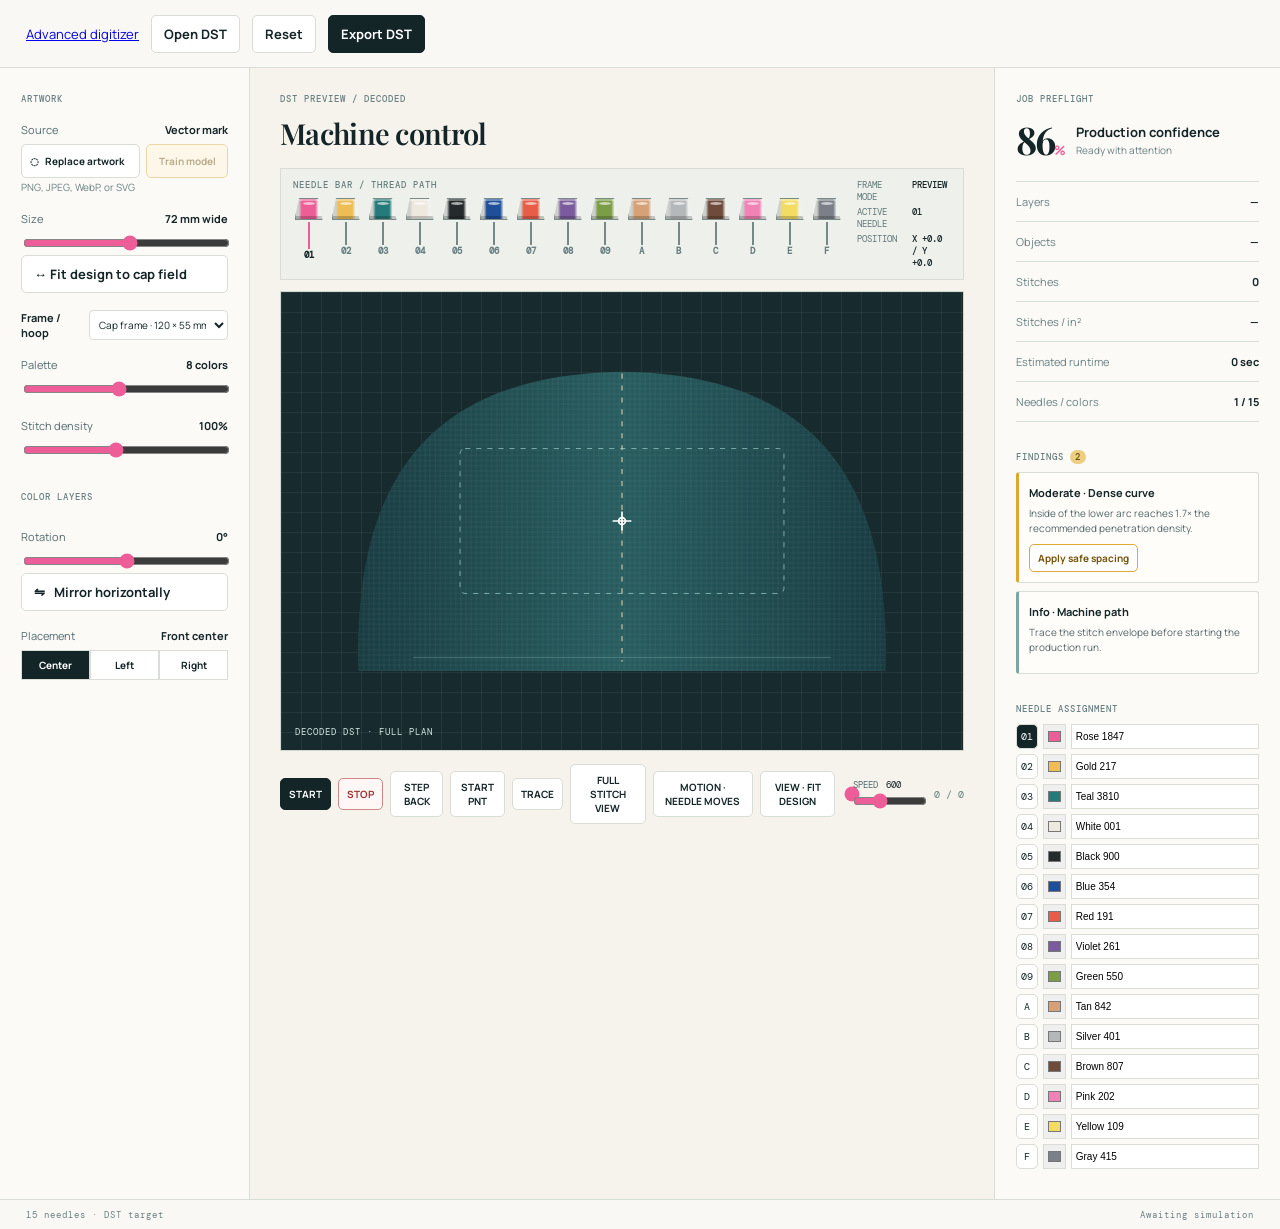
<file: prototype/index.html>
<!doctype html>
<html lang="en">
  <head>
    <meta charset="utf-8" />
    <meta name="viewport" content="width=device-width, initial-scale=1" />
    <title>New Hat — embroidery CAM</title>
    <link rel="stylesheet" href="styles.css" />
  </head>
  <body>
    <header><a class="outline" href="digitizer.html">Advanced digitizer</a><input id="dstFile" type="file" accept=".dst,application/octet-stream" hidden /><button class="outline" id="openDst">Open DST</button><button class="outline" id="reset">Reset</button><button class="primary" id="export">Export DST</button></header>
    <main>
      <aside class="left panel"><p class="eyebrow">ARTWORK</p><label>Source <span id="sourceName">Vector mark</span></label><input id="artworkFile" type="file" accept="image/png,image/jpeg,image/webp,image/svg+xml" hidden /><div class="artwork-actions"><button class="select" id="replaceArtwork">◌ &nbsp; Replace artwork</button><button class="train-action" id="trainModel" disabled>Train model</button></div><small id="uploadHint">PNG, JPEG, WebP, or SVG</small><label>Size <span id="scaleLabel">72 mm wide</span></label><input id="scale" type="range" min="20" max="120" value="72" /><label>Palette <span id="paletteLabel">8 colors</span></label><input id="paletteSize" type="range" min="2" max="15" value="8" /><label>Stitch density <span id="densityLabel">100%</span></label><input id="stitchDensity" type="range" min="60" max="150" value="100" step="5" /><p class="eyebrow spacing">VECTOR OBJECTS</p><div class="vector-tools"><button id="addSolid">Add solid</button><button id="addCurve">Add curve</button></div><label>Stitch type <select id="vectorStitchType"><option value="tatami">Tatami fill</option><option value="satin">Satin</option><option value="running">Running</option></select></label><button class="select" id="deleteVector">Delete selected object</button><small>Drag white anchors or gold Bézier handles on the canvas.</small><p class="eyebrow spacing">COLOR LAYERS</p><div class="color-layers" id="colorLayers"></div><label>Rotation <span id="rotationLabel">0°</span></label><input id="rotation" type="range" min="-180" max="180" value="0" /><button class="select" id="mirrorArtwork">⇋ &nbsp; Mirror horizontally</button><label>Placement <span id="placementLabel">Front center</span></label><div class="seg" id="placement"><button class="active" data-place="center">Center</button><button data-place="left">Left</button><button data-place="right">Right</button></div></aside>
      <section class="workspace"><div class="workspace-title"><div><p class="eyebrow" id="viewMode">DST PREVIEW / DECODED</p><h1>Machine control</h1></div></div><section class="machine"><div><p class="eyebrow">NEEDLE BAR / THREAD PATH</p><div class="needle-rack" id="needleRack"></div></div><div class="machine-readout"><span>FRAME MODE</span><b id="frameMode">PREVIEW</b><span>ACTIVE NEEDLE</span><b id="activeNeedle">01</b><span>POSITION</span><b id="positionReadout">X +0.0 / Y +0.0</b></div></section><div class="stage dst-preview" id="stage"><div class="busy-indicator" id="busyIndicator" role="status" aria-live="polite"><i></i><b>Preparing pattern</b><span>Extracting layers and planning stitches…</span></div><button id="exitFull" class="exit-full">× Close full view</button><svg id="canvas" viewBox="0 0 800 480" role="img" aria-label="DST stitch simulation"><defs><linearGradient id="fabric" x1="0" x2="1"><stop stop-color="#193d42"/><stop offset=".5" stop-color="#285d5f"/><stop offset="1" stop-color="#183c42"/></linearGradient><pattern id="weave" width="6" height="6" patternUnits="userSpaceOnUse"><path d="M0 1h6M1 0v6" stroke="#fff" stroke-opacity=".05"/></pattern></defs><rect id="fullFieldSurface" x="210" y="103" width="380" height="274" rx="6" fill="url(#fabric)" display="none"/><path id="capFabric" d="M91 416C83 173 192 68 400 65c208 3 317 108 309 351" fill="url(#fabric)"/><path id="capWeave" d="M91 416C83 173 192 68 400 65c208 3 317 108 309 351" fill="url(#weave)"/><g id="artworkTransform"><image id="artworkPreview" x="250" y="170" width="300" height="140" preserveAspectRatio="xMidYMid meet" opacity=".42" display="none"/><rect id="artworkBounds" x="250" y="170" width="300" height="140" fill="none" stroke="#f7e5a7" stroke-width="1.5" stroke-dasharray="5 4" display="none"/></g><path id="capSeam" d="M400 67v338" stroke="#e7d6b1" stroke-opacity=".6" stroke-width="2" stroke-dasharray="6 8"/><path id="capBrim" d="M155 400h490" stroke="#a7d7d2" stroke-opacity=".35"/><rect id="workBoundary" x="210" y="155" width="380" height="170" rx="6" fill="none" stroke="#b0e6df" stroke-opacity=".7" stroke-dasharray="6 7"/><rect id="traceBoundary" x="0" y="0" width="1" height="1" fill="none" stroke="#eebd54" stroke-width="2.5" stroke-dasharray="9 6" display="none"/><g id="stitches"></g><g id="needle" stroke="#fff" stroke-width="2"><path d="M-11 0h22M0-11v22"/><circle r="4" fill="none"/></g></svg><div class="stage-tag" id="stageTag">DECODED DST · FULL PLAN</div></div><div class="controls"><button id="start" class="primary">START</button><button id="stop" class="stop">STOP</button><button id="back">STEP BACK</button><button id="startPoint">START PNT</button><button id="trace">TRACE</button><button id="fullView">FULL STITCH VIEW</button><input id="timeline" type="range" min="0" value="0" /><label class="speed">SPEED <output id="speedValue">600</output><input id="speed" type="range" min="300" max="1200" step="50" value="600" /></label><span id="step">0 / 0</span></div></section>
      <aside class="right panel"><p class="eyebrow">JOB PREFLIGHT</p><div class="confidence"><div class="score"><strong id="score">86</strong><em>%</em></div><div><b>Production confidence</b><small>Ready with attention</small></div></div><div class="metric"><span>Layers</span><b id="layerCount">3</b></div><div class="metric"><span>Objects</span><b id="objectCount">—</b></div><div class="metric"><span>Stitches</span><b id="stitchCount">—</b></div><div class="metric"><span>Stitches / in²</span><b id="stitchesPerSqIn">—</b></div><div class="metric"><span>Estimated runtime</span><b id="runtime">—</b></div><div class="metric"><span>Needles / colors</span><b id="needleCount">1 / 15</b></div><p class="eyebrow spacing">FINDINGS <span class="count" id="findingCount">2</span></p><article class="finding caution" id="autopunchFinding"><b>Moderate · Dense curve</b><p>Inside of the lower arc reaches 1.7× the recommended penetration density.</p><button id="fixDensity">Apply safe spacing</button></article><article class="finding info" id="routeFinding"><b>Info · Machine path</b><p>Trace the stitch envelope before starting the production run.</p></article><p class="eyebrow spacing">NEEDLE ASSIGNMENT</p><div id="needleEditor"></div></aside>
    </main><footer><span>15 needles · DST target</span><span id="operation">Awaiting simulation</span></footer><script src="thread_blocks.js"></script><script src="app.js"></script>
  </body>
</html>
</file>
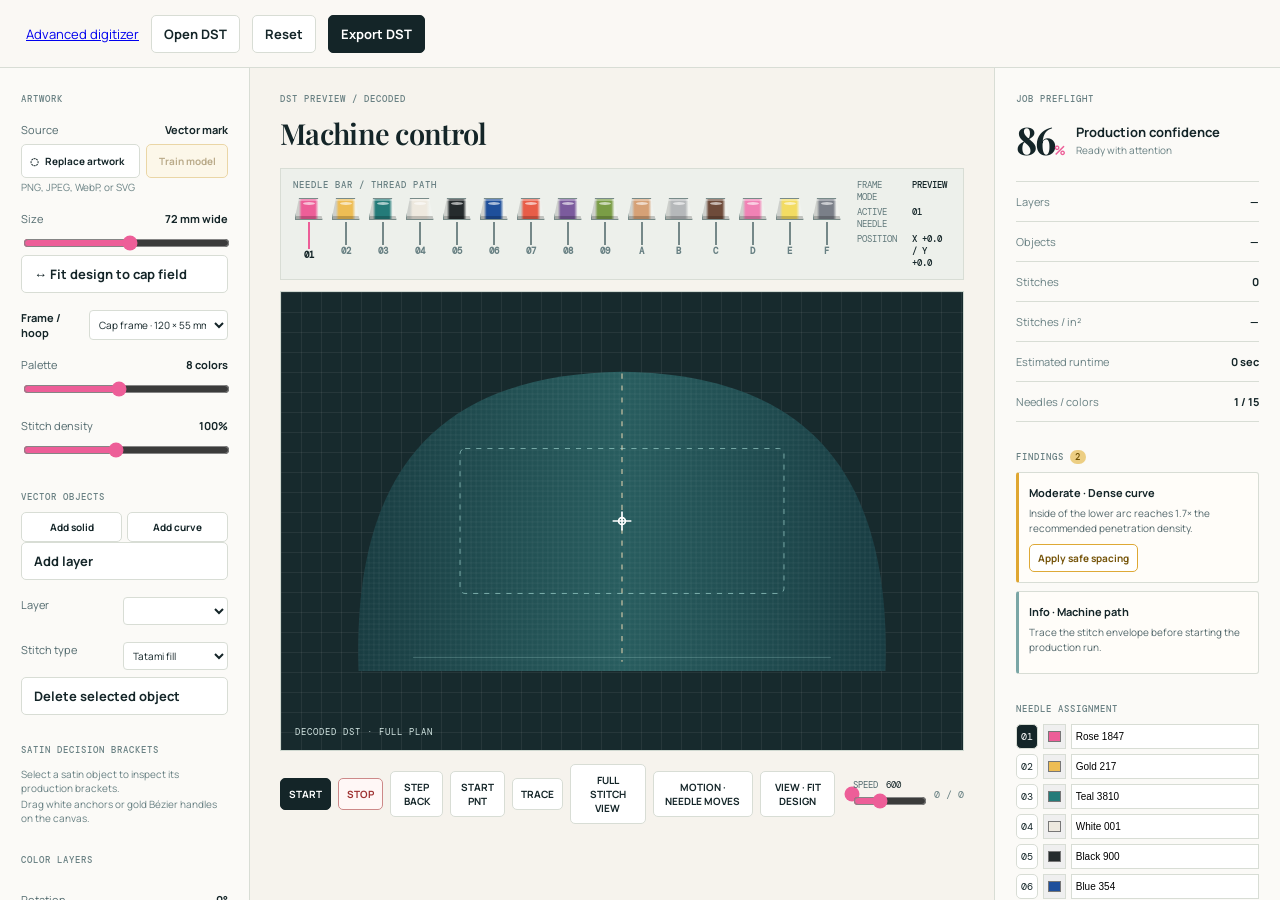
<file: prototype/digitizer.html>
<!doctype html>
<html lang="en">
  <head>
    <meta charset="utf-8" />
    <meta name="viewport" content="width=device-width, initial-scale=1" />
    <title>Advanced Digitizer</title>
    <style>
      html,body,iframe{width:100%;height:100%;margin:0;border:0}
      iframe{display:block}
    </style>
  </head>
  <body>
    <iframe title="Advanced digitizer" src="index.html?full=1"></iframe>
  </body>
</html>
</file>
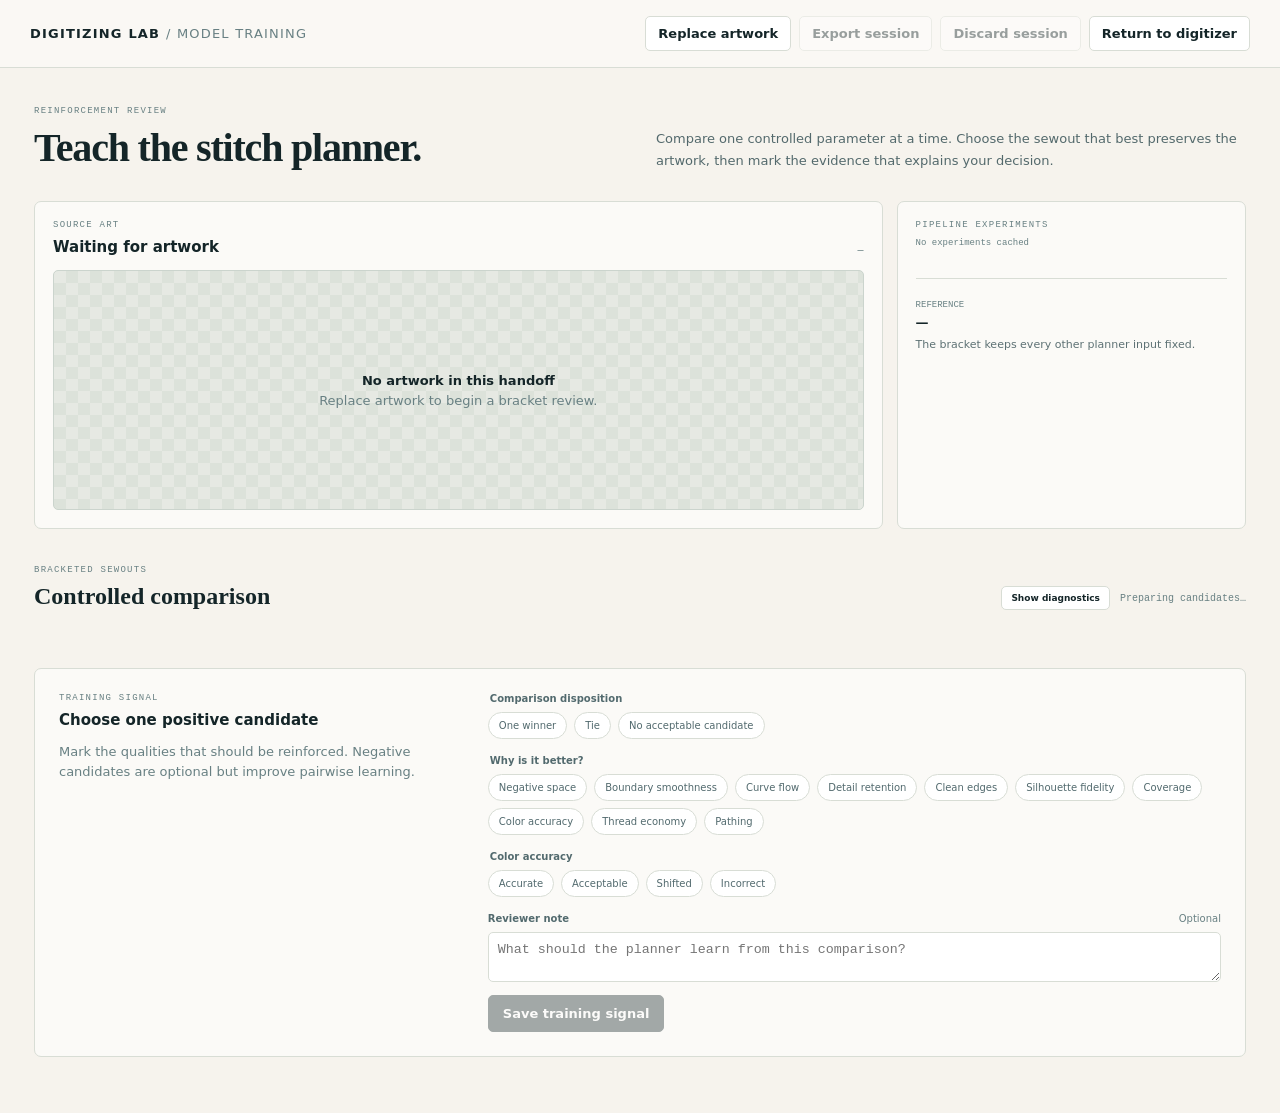
<file: prototype/train.html>
<!doctype html>
<html lang="en">
  <head>
    <meta charset="utf-8" />
    <meta name="viewport" content="width=device-width, initial-scale=1" />
    <title>Model training — bracket review</title>
    <link rel="stylesheet" href="train.css" />
  </head>
  <body>
    <header class="training-header">
      <a class="wordmark" id="backLink" href="index.html">DIGITIZING LAB <span>/ MODEL TRAINING</span></a>
      <div class="header-actions">
        <input id="artworkFile" type="file" accept="image/png,image/jpeg,image/webp,image/svg+xml" hidden />
        <button class="quiet" id="replaceArtwork">Replace artwork</button>
        <button class="quiet" id="exportSession" disabled>Export session</button>
        <button class="quiet danger" id="discardSession" disabled>Discard session</button>
        <a class="quiet" id="returnLink" href="index.html">Return to digitizer</a>
      </div>
    </header>

    <main class="training-shell">
      <section class="intro">
        <div>
          <p class="eyebrow">REINFORCEMENT REVIEW</p>
          <h1>Teach the stitch planner.</h1>
        </div>
        <p class="lede">Compare one controlled parameter at a time. Choose the sewout that best preserves the artwork, then mark the evidence that explains your decision.</p>
      </section>

      <section class="source-and-controls">
        <article class="source-card">
          <div class="section-heading">
            <div><p class="eyebrow">SOURCE ART</p><h2 id="sourceName">Waiting for artwork</h2></div>
            <span class="source-size" id="sourceSize">—</span>
          </div>
          <div class="source-frame">
            <img id="sourceArtwork" alt="Artwork used to generate the training candidates" />
            <div class="empty-source" id="emptySource">
              <b>No artwork in this handoff</b>
              <span>Replace artwork to begin a bracket review.</span>
            </div>
          </div>
        </article>

        <aside class="parameter-card">
          <p class="eyebrow">PIPELINE EXPERIMENTS</p>
          <p class="session-progress" id="sessionProgress">No experiments cached</p>
          <div class="parameter-list" id="parameterList" role="tablist" aria-label="Training parameters"></div>
          <div class="parameter-reference">
            <span>REFERENCE</span>
            <b id="referenceRange">—</b>
            <p id="referenceCopy">The bracket keeps every other planner input fixed.</p>
          </div>
        </aside>
      </section>

      <section class="review">
        <div class="review-heading">
          <div><p class="eyebrow" id="bracketKind">BRACKETED SEWOUTS</p><h2 id="bracketTitle">Controlled comparison</h2></div>
          <div class="review-heading-actions">
            <button type="button" class="quiet diagnostic-toggle" id="diagnosticMode">Show diagnostics</button>
            <span id="bracketSummary">Preparing candidates…</span>
          </div>
        </div>
        <div class="candidate-grid" id="candidates" aria-live="polite"></div>
      </section>

      <section class="training-signal">
        <div class="signal-copy">
          <p class="eyebrow">TRAINING SIGNAL</p>
          <h2 id="selectionSummary">Choose one positive candidate</h2>
          <p>Mark the qualities that should be reinforced. Negative candidates are optional but improve pairwise learning.</p>
        </div>
        <div class="signal-form">
          <fieldset>
            <legend>Comparison disposition</legend>
            <div class="disposition-list" id="reviewDisposition" aria-label="Comparison disposition">
              <button type="button" data-disposition="winner">One winner</button>
              <button type="button" data-disposition="tie">Tie</button>
              <button type="button" data-disposition="no_acceptable_candidate">No acceptable candidate</button>
            </div>
          </fieldset>
          <fieldset>
            <legend>Why is it better?</legend>
            <div class="reason-list" id="reasonList">
              <button type="button" data-reason="negative_space">Negative space</button>
              <button type="button" data-reason="boundary_smoothness">Boundary smoothness</button>
              <button type="button" data-reason="curve_flow">Curve flow</button>
              <button type="button" data-reason="detail_retention">Detail retention</button>
              <button type="button" data-reason="edge_quality">Clean edges</button>
              <button type="button" data-reason="silhouette_fidelity">Silhouette fidelity</button>
              <button type="button" data-reason="coverage">Coverage</button>
              <button type="button" data-reason="color_accuracy">Color accuracy</button>
              <button type="button" data-reason="thread_economy">Thread economy</button>
              <button type="button" data-reason="pathing">Pathing</button>
            </div>
          </fieldset>
          <fieldset>
            <legend>Color accuracy</legend>
            <div class="accuracy-list" id="colorAccuracy" aria-label="Color accuracy classification">
              <button type="button" data-accuracy="accurate">Accurate</button>
              <button type="button" data-accuracy="acceptable">Acceptable</button>
              <button type="button" data-accuracy="shifted">Shifted</button>
              <button type="button" data-accuracy="incorrect">Incorrect</button>
            </div>
          </fieldset>
          <label class="note-label" for="reviewNote">Reviewer note <span>Optional</span></label>
          <textarea id="reviewNote" rows="2" placeholder="What should the planner learn from this comparison?"></textarea>
          <button class="commit" id="saveSignal" disabled>Save training signal</button>
          <p class="save-status" id="saveStatus" role="status"></p>
        </div>
      </section>
    </main>

    <template id="candidateTemplate">
      <article class="candidate">
        <div class="candidate-topline">
          <span class="candidate-letter"></span>
          <div class="candidate-heading-actions">
            <span class="candidate-kind"></span>
            <button type="button" class="candidate-popout">
              <i aria-hidden="true"></i>
              Compare
            </button>
          </div>
        </div>
        <div class="candidate-visuals">
          <div class="posterized-frame"><span>POSTERIZED ART</span><img alt="Posterized color separation for this candidate" /></div>
          <div class="sewout-frame"><span class="visual-label">FINAL SEWOUT</span><canvas width="720" height="440"></canvas><div class="render-busy"><i></i><span>Planning sewout</span></div></div>
        </div>
        <div class="candidate-palette"></div>
        <div class="candidate-parameter"><span></span><b></b></div>
        <div class="candidate-metrics"></div>
        <div class="candidate-evidence"></div>
        <div class="candidate-scoring"></div>
        <div class="candidate-actions">
          <button type="button" class="reviewed">Mark reviewed</button>
          <button type="button" class="positive">Use as positive</button>
          <button type="button" class="negative">Mark negative</button>
        </div>
      </article>
    </template>

    <dialog class="comparison-dialog" id="candidateComparison" aria-labelledby="comparisonTitle">
      <div class="comparison-panel">
        <header class="comparison-header">
          <div>
            <p class="eyebrow">SOURCE / SEWOUT INSPECTION</p>
            <h2 id="comparisonTitle">Candidate comparison</h2>
          </div>
          <button type="button" class="comparison-close" id="closeComparison" aria-label="Close comparison">×</button>
        </header>
        <div class="comparison-toolbar" aria-label="Magnification controls">
          <button type="button" id="zoomOut" aria-label="Zoom out">−</button>
          <output id="zoomLevel" aria-live="polite">1×</output>
          <button type="button" id="zoomIn" aria-label="Zoom in">+</button>
          <button type="button" id="zoomReset">Fit</button>
          <span>Move over either view to inspect the same relative location.</span>
        </div>
        <div class="comparison-grid">
          <figure>
            <figcaption>SOURCE ART</figcaption>
            <div class="comparison-viewport" data-comparison-view="source">
              <img id="comparisonSource" alt="Original source artwork" />
            </div>
          </figure>
          <figure>
            <figcaption>CANDIDATE SEWOUT</figcaption>
            <div class="comparison-viewport sewout" data-comparison-view="sewout">
              <img id="comparisonSewout" alt="Virtual sewout for the selected candidate" />
            </div>
          </figure>
        </div>
      </div>
    </dialog>

    <script src="train.js"></script>
  </body>
</html>
</file>
<file: prototype/styles.css>
@import url('https://fonts.googleapis.com/css2?family=DM+Mono:wght@400;500&family=Manrope:wght@400;500;600;700;800&family=Playfair+Display:ital,wght@0,600;0,700;1,600&display=swap');
.controls #motionView.active,.controls #projectionView.active{background:var(--teal);border-color:var(--teal);color:#fff}
.vector-tools{display:grid;grid-template-columns:1fr 1fr;gap:5px}.vector-tools button{padding:7px 4px;font-size:10px}.panel select{min-width:105px;border:1px solid var(--line);border-radius:4px;background:#fff;padding:5px;font:10px Manrope;color:var(--ink)}
.needle-rack{gap:6px!important}.needle-slot{width:31px!important}.spool{display:block!important;position:relative!important;width:28px!important;height:22px!important;margin:0 auto 2px!important;clip-path:polygon(16% 0,84% 0,100% 100%,0 100%)!important;background:linear-gradient(90deg,#0002 0 11%,var(--thread) 22% 74%,#fff3 87% 100%)!important;border:1px solid #788b89!important;box-shadow:inset 0 2px #fff5,inset 0 -3px #0003!important;border-radius:0!important}.spool em{position:absolute;top:3px;left:7px;width:12px;height:3px;border-radius:50%;background:#ffffff9c}
.color-layers{display:grid;gap:5px}.color-layer{display:grid;grid-template-columns:18px 28px 1fr;align-items:center;gap:6px;border:1px solid var(--line);border-radius:4px;padding:5px 6px;background:#fff;color:#526a6e;font-size:10px}.color-layer.disabled{opacity:.48;background:#f1f0ec;text-decoration:line-through}.color-layer input[type=checkbox]{accent-color:var(--pink);margin:0}.color-layer input[type=color]{width:26px;height:23px;padding:1px;border:1px solid var(--line)}
.artwork-actions{display:grid;grid-template-columns:minmax(0,1.35fr) minmax(82px,.65fr);gap:6px}.artwork-actions .select,.artwork-actions .train-action{width:100%;min-width:0;padding-inline:8px;font-size:10px}.train-action{background:#fff5d9;border-color:#d7ab46;color:#6c4c08}.train-action:not(:disabled):hover{background:#f8df9b}.train-action:disabled{cursor:not-allowed;opacity:.45}
.decision-brackets{display:grid;gap:6px;max-height:280px;overflow:auto;padding-right:2px}.decision-bracket{width:100%;padding:8px;text-align:left;background:#fff;border-left:3px solid #88a3a1;font-weight:500}.decision-bracket>span{display:flex;justify-content:space-between;gap:5px}.decision-bracket b{text-transform:capitalize;font-size:10px}.decision-bracket em{font:8px 'DM Mono';font-style:normal;text-transform:uppercase;color:var(--muted)}.decision-bracket strong{display:block;margin-top:4px;font:9px 'DM Mono';color:var(--ink)}.decision-bracket small{line-height:1.35;margin-top:4px}.decision-bracket.active{box-shadow:inset 0 0 0 1px var(--ink)}.decision-bracket.near_limit{border-left-color:#e0bc57}.decision-bracket.warning{border-left-color:#df9231}.decision-bracket.fallback{border-left-color:#c65f39}.decision-bracket.blocker{border-left-color:#a83434;background:#fff7f6}.decision-bracket-band{pointer-events:none;fill:#eebd5440;stroke:#eebd54;stroke-width:1.5}.decision-bracket-band.warning{fill:#df92314d;stroke:#df9231}.decision-bracket-band.fallback,.decision-bracket-band.blocker{fill:#d5454559;stroke:#ff7b72}
.busy-indicator{display:none;position:absolute;z-index:18;inset:0;background:#10282ddd;color:#fff;place-content:center;justify-items:center;gap:7px;text-align:center;backdrop-filter:blur(2px)}.stage.busy .busy-indicator{display:grid}.busy-indicator i{width:34px;height:34px;border:3px solid #ffffff35;border-top-color:#eebd54;border-radius:50%;animation:busy-spin .8s linear infinite}.busy-indicator b{font-size:13px}.busy-indicator span{font:9px 'DM Mono';color:#c8ddda;letter-spacing:.5px}@keyframes busy-spin{to{transform:rotate(360deg)}}body.busy button,body.busy input{cursor:progress}
.stage.full-view{position:fixed;z-index:20;inset:14px;height:calc(100vh - 28px);min-height:0;background:#132e33;box-shadow:0 12px 45px #001b1d88}.stage.full-view svg{shape-rendering:geometricPrecision}.stage.full-view .stage-tag{font-size:11px;bottom:20px;left:20px}.exit-full{display:none}.stage.full-view .exit-full{display:block;position:absolute;z-index:21;top:14px;right:14px;border-color:#b0e6df;background:#f8fbf8;font-size:11px}
.stage.dst-preview{background-color:#172a2d;background-image:linear-gradient(#ffffff10 1px,transparent 1px),linear-gradient(90deg,#ffffff10 1px,transparent 1px);background-size:20px 20px}.stage.dst-preview #canvas>path,.stage.dst-preview #canvas>rect,.stage.dst-preview #artworkTransform{display:none}.stage.dst-preview .stage-tag{color:#d5e8e5}
:root{--ink:#142528;--muted:#688083;--paper:#f6f3ed;--line:#d8ddd5;--pink:#ed5e98;--gold:#eebd54;--teal:#1f5052}*{box-sizing:border-box}body{margin:0;background:var(--paper);color:var(--ink);font:13px Manrope,sans-serif}header{height:68px;border-bottom:1px solid var(--line);display:flex;align-items:center;padding:0 26px;gap:12px;background:#faf8f4}.brand{font-weight:800;letter-spacing:1.2px;font-size:16px}.brand span,.job,.eyebrow,footer{font:10px 'DM Mono',monospace;letter-spacing:1px}.brand span,.job{color:var(--muted)}.job{margin-left:20px;flex:1}button{font:inherit;cursor:pointer;border-radius:5px;padding:9px 12px;border:1px solid var(--line);background:#fff;color:var(--ink);font-weight:700}.primary{background:var(--ink);color:#fff;border-color:var(--ink)}main{display:grid;grid-template-columns:250px minmax(460px,1fr) 286px;min-height:calc(100vh - 98px)}.panel{padding:25px 21px;border-right:1px solid var(--line);background:#fbfaf7}.right{border-right:0;border-left:1px solid var(--line)}.eyebrow{color:#698083;margin:0 0 9px;font-size:9px;font-weight:500}.spacing{margin-top:29px}h1{font:600 29px 'Playfair Display',serif;letter-spacing:-.7px;margin:0}h2{font-size:14px;margin:0 0 15px}.article-card{display:flex;gap:10px;background:#eef2ee;border:1px solid #e2e8e0;padding:10px;border-radius:6px;margin-bottom:21px}.cap-icon{font:31px 'Playfair Display';line-height:26px;color:var(--teal)}small{display:block;color:var(--muted);font-size:10px;margin-top:2px}label{display:flex;justify-content:space-between;color:#526a6e;margin:17px 0 7px;font-size:11px}label span{color:var(--ink);font-weight:700}.field{display:flex;height:26px;border:1px solid var(--line);border-radius:3px;overflow:hidden}.field i{flex:1;background:#77a3a2;margin:3px 1px}.field i:nth-child(2){background:#4f7d7e}.select{width:100%;text-align:left;background:#fff}input[type=range]{width:100%;accent-color:var(--pink)}.seg{display:flex}.seg button{flex:1;padding:7px 2px;border-radius:0;font-size:10px}.seg .active{background:var(--ink);color:#fff}.workspace{padding:25px 30px 16px;min-width:0}.workspace-title{display:flex;justify-content:space-between;align-items:end;margin-bottom:16px}.legend{display:flex;gap:13px;color:var(--muted);font-size:10px}.legend i{display:inline-block;width:7px;height:7px;border-radius:50%;margin-right:4px}.legend .line{border-radius:0;width:11px;height:2px;background:#718d8e;vertical-align:middle}.pink{background:var(--pink)}.gold{background:var(--gold)}.machine{display:flex;justify-content:space-between;gap:15px;border:1px solid var(--line);background:#edf0eb;padding:10px 12px;margin-bottom:11px}.machine .eyebrow{margin-bottom:5px}.needle-rack{display:flex;gap:5px}.needle-slot{border:0;background:transparent;padding:0;width:24px;text-align:center;color:var(--muted);font:9px 'DM Mono'}.needle-slot i{display:block;height:23px;width:2px;background:#758888;margin:auto}.needle-slot b{font-size:9px}.spool{display:block;width:16px;height:8px;border-radius:3px;background:var(--thread);border:2px solid #a8b5ac;margin:auto;box-shadow:0 4px 0 var(--thread),0 8px 0 #a8b5ac}.needle-slot.active{color:var(--ink);transform:translateY(2px)}.needle-slot.active i{background:var(--pink);height:27px}.machine-readout{display:grid;grid-template-columns:auto auto;gap:3px 10px;align-content:center;font:9px 'DM Mono';color:#60787a}.machine-readout b{color:var(--ink);font-weight:500}.stage{height:min(52vh,460px);min-height:350px;background:#dfe6df;border:1px solid #cfd8d0;position:relative;overflow:hidden}.stage svg{width:100%;height:100%;display:block}.stage-tag{position:absolute;bottom:12px;left:14px;color:#e4f0e9;font:9px 'DM Mono';letter-spacing:1px}.controls{display:flex;align-items:center;gap:7px;padding-top:13px}.controls button{font-size:10px;padding:8px}.controls .stop{color:#9e3131;border-color:#cd8989;background:#fff7f6}.controls>input{flex:1}.controls span{font:10px 'DM Mono';white-space:nowrap;color:var(--muted)}.speed{display:block;margin:0;font:9px 'DM Mono';white-space:nowrap}.speed output{color:var(--ink);margin-left:3px}.speed input{display:block;width:74px;margin:2px 0 0}.confidence{display:flex;align-items:center;gap:10px;border-bottom:1px solid var(--line);padding-bottom:16px}.score strong{font:700 38px 'Playfair Display';letter-spacing:-2px}.score em{font-style:normal;color:var(--pink);font-weight:700}.metric{display:flex;justify-content:space-between;padding:12px 0;border-bottom:1px solid var(--line);font-size:11px;color:var(--muted)}.metric b{color:var(--ink)}.count{background:#ecce83;color:#6b4d00;border-radius:8px;padding:1px 5px}.finding{border:1px solid var(--line);border-left:3px solid #dfa631;padding:10px;margin:8px 0;background:#fffdf9;border-radius:3px}.finding.info{border-left-color:#7aa6a6}.finding b{font-size:11px}.finding p{line-height:1.5;margin:5px 0 8px;color:#52676b;font-size:10px}.finding button{font-size:10px;padding:6px 8px;border-color:#dea936;color:#76550b;background:#fff}.needle-row{display:flex;gap:5px;margin:5px 0}.needle-row input{height:25px;border:1px solid var(--line);min-width:0}.needle-row input[type=color]{width:28px;padding:2px}.needle-row input:last-child{width:100%;font-size:10px;padding:4px}.needle-pick{width:28px;padding:0;font:10px 'DM Mono'}.needle-pick.active{background:var(--ink);color:#fff}footer{height:30px;border-top:1px solid var(--line);background:#faf8f4;display:flex;justify-content:space-between;padding:9px 26px;color:#698083;font-size:9px}footer b{color:var(--ink)}@media(max-width:1050px){.needle-rack{gap:2px}.needle-slot{width:20px}.machine-readout{display:none}}@media(max-width:900px){main{grid-template-columns:220px 1fr}.right{display:none}}@media(max-width:650px){main{display:block}.left{display:none}.workspace{padding:18px}.stage{min-height:330px}.job,.legend,.machine-readout{display:none}.needle-slot{width:18px}.controls{flex-wrap:wrap}}
</file>
<file: prototype/train.css>
:root{--ink:#142528;--muted:#688083;--paper:#f6f3ed;--panel:#fbfaf7;--line:#d8ddd5;--pink:#ed5e98;--gold:#eebd54;--teal:#1f5052;--dark:#132e33;--good:#2d6c58;--bad:#a34a43}
*{box-sizing:border-box}
body{margin:0;background:var(--paper);color:var(--ink);font:13px Manrope,Inter,system-ui,sans-serif}
button,a{font:inherit}
button{cursor:pointer}
.training-header{height:68px;border-bottom:1px solid var(--line);display:flex;align-items:center;justify-content:space-between;padding:0 30px;background:#faf8f4}
.wordmark{color:var(--ink);font-weight:800;letter-spacing:1.2px;text-decoration:none}.wordmark span{color:var(--muted);font-weight:500}
.header-actions{display:flex;gap:8px}.quiet{display:inline-flex;align-items:center;border:1px solid var(--line);border-radius:5px;background:#fff;color:var(--ink);padding:9px 12px;font-weight:700;text-decoration:none}.quiet:disabled{opacity:.42;cursor:not-allowed}.quiet.danger:not(:disabled){color:#8b4741;border-color:#d4a09a}
.training-shell{max-width:1510px;margin:0 auto;padding:38px 34px 56px}
.intro{display:flex;align-items:end;justify-content:space-between;gap:50px;margin-bottom:30px}
.eyebrow{margin:0 0 8px;color:var(--muted);font:500 9px ui-monospace,SFMono-Regular,Menlo,monospace;letter-spacing:1.25px}
h1{font:600 40px Georgia,serif;letter-spacing:-1.2px;margin:0}h2{font-size:15px;margin:0}
.lede{max-width:590px;margin:0;color:#53696c;line-height:1.65}
.source-and-controls{display:grid;grid-template-columns:minmax(0,1.7fr) minmax(260px,.7fr);gap:14px;margin-bottom:36px}
.source-card,.parameter-card,.training-signal{background:var(--panel);border:1px solid var(--line);border-radius:7px}
.source-card{padding:18px}.section-heading,.review-heading{display:flex;justify-content:space-between;align-items:end;margin-bottom:14px}.source-size,.review-heading>span,.review-heading-actions>span{color:var(--muted);font:10px ui-monospace,SFMono-Regular,Menlo,monospace}.review-heading-actions{display:flex;align-items:center;justify-content:flex-end;gap:10px}.diagnostic-toggle{padding:6px 9px;font-size:9px}
.source-frame{height:240px;display:grid;place-items:center;position:relative;overflow:hidden;border:1px solid #cbd4cd;border-radius:5px;background-color:#e6e9e3;background-image:linear-gradient(45deg,#dce2da 25%,transparent 25%),linear-gradient(-45deg,#dce2da 25%,transparent 25%),linear-gradient(45deg,transparent 75%,#dce2da 75%),linear-gradient(-45deg,transparent 75%,#dce2da 75%);background-size:24px 24px;background-position:0 0,0 12px,12px -12px,-12px 0}
.source-frame img{display:none;position:absolute;inset:0;width:100%;height:100%;max-width:100%;max-height:100%;padding:18px;object-fit:contain;object-position:center;filter:drop-shadow(0 8px 11px #17333418)}.source-frame.has-art img{display:block}
.empty-source{display:grid;gap:5px;text-align:center;color:var(--muted)}.empty-source b{color:var(--ink)}.source-frame.has-art .empty-source{display:none}
.parameter-card{padding:18px}.session-progress{margin:0 0 12px;color:var(--muted);font:9px ui-monospace,SFMono-Regular,Menlo,monospace}.parameter-list{display:grid;gap:7px}.parameter-list .phase-label{margin:10px 0 0;color:#8a6b28;font:8px ui-monospace,SFMono-Regular,Menlo,monospace;letter-spacing:.8px}.parameter-list .phase-label:first-child{margin-top:0}.parameter-list button{text-align:left;border:1px solid var(--line);border-radius:5px;background:#fff;padding:11px 12px;color:#526a6e;font-weight:700}.parameter-list button span{display:block;color:var(--muted);font:9px ui-monospace,SFMono-Regular,Menlo,monospace;margin-top:3px}.parameter-list button[aria-selected=true]{border-color:var(--teal);box-shadow:inset 3px 0 var(--teal);color:var(--ink);background:#f3f8f5}.parameter-list button.completed span:after{content:" · CACHED";color:var(--good);font-weight:800}
.parameter-reference{margin-top:18px;padding-top:16px;border-top:1px solid var(--line)}.parameter-reference span{color:var(--muted);font:9px ui-monospace,SFMono-Regular,Menlo,monospace}.parameter-reference b{display:block;margin-top:5px}.parameter-reference p{color:#5d7174;font-size:11px;line-height:1.5;margin:7px 0 0}
.review{margin-bottom:28px}.review-heading h2{font:600 24px Georgia,serif}.candidate-grid{display:grid;grid-auto-flow:column;grid-auto-columns:minmax(310px,1fr);gap:14px;overflow-x:auto;padding:2px 2px 14px;scroll-snap-type:x proximity}.candidate{scroll-snap-align:start}
.candidate{min-width:0;background:#fbfaf7;border:1px solid var(--line);border-radius:7px;padding:12px;transition:border-color .2s,box-shadow .2s}.candidate.selected-positive{border-color:var(--good);box-shadow:0 0 0 2px #2d6c5825}.candidate.selected-negative{border-color:#c78b85;background:#fff9f7}
.candidate-topline{display:flex;align-items:center;justify-content:space-between;margin-bottom:9px}.candidate-letter{display:grid;place-items:center;width:26px;height:26px;border-radius:50%;background:var(--ink);color:#fff;font-weight:800}.candidate-heading-actions{display:flex;align-items:center;justify-content:flex-end;gap:8px}.candidate-kind{text-transform:uppercase;color:var(--muted);font:9px ui-monospace,SFMono-Regular,Menlo,monospace;letter-spacing:.6px}.candidate-popout{display:inline-flex;align-items:center;gap:5px;border:1px solid var(--line);border-radius:4px;background:#fff;color:var(--teal);padding:5px 7px;font-size:9px;font-weight:800}.candidate-popout:hover,.candidate-popout:focus-visible{border-color:var(--teal);outline:0;box-shadow:0 0 0 2px #1f505218}.candidate-popout i{position:relative;width:11px;height:11px;border:1.7px solid currentColor;border-radius:50%}.candidate-popout i:after{content:"";position:absolute;width:5px;height:1.7px;background:currentColor;right:-4px;bottom:-2px;transform:rotate(45deg);transform-origin:left center}
.candidate:not(.ready) .candidate-popout{visibility:hidden}
.candidate-visuals{display:grid;grid-template-columns:minmax(92px,.42fr) minmax(0,1.58fr);gap:7px}.posterized-frame,.sewout-frame{position:relative;aspect-ratio:1.55;border-radius:4px;overflow:hidden}.posterized-frame{display:grid;place-items:center;background-color:#e6e9e3;background-image:linear-gradient(45deg,#dce2da 25%,transparent 25%),linear-gradient(-45deg,#dce2da 25%,transparent 25%),linear-gradient(45deg,transparent 75%,#dce2da 75%),linear-gradient(-45deg,transparent 75%,#dce2da 75%);background-size:16px 16px;background-position:0 0,0 8px,8px -8px,-8px 0}.posterized-frame img{width:100%;height:100%;padding:12px;object-fit:contain}.posterized-frame>span,.visual-label{position:absolute;z-index:2;top:6px;left:7px;padding:3px 5px;border-radius:3px;background:#f9f7f0e8;color:#53696c;font:7px ui-monospace,SFMono-Regular,Menlo,monospace;letter-spacing:.35px}.sewout-frame{background:var(--dark)}.sewout-frame canvas{display:block;width:100%;height:100%}.render-busy{position:absolute;inset:0;display:grid;place-content:center;justify-items:center;gap:8px;background:#132e33;color:#cde0dd;font:9px ui-monospace,SFMono-Regular,Menlo,monospace}.render-busy i{width:27px;height:27px;border:3px solid #ffffff24;border-top-color:var(--gold);border-radius:50%;animation:spin .8s linear infinite}@keyframes spin{to{transform:rotate(360deg)}}.candidate.ready .render-busy{display:none}
.review[data-phase=separation] .candidate-visuals{grid-template-columns:minmax(0,1.58fr) minmax(92px,.42fr)}.review[data-phase=separation] .posterized-frame img{padding:8px}
.candidate-palette{display:flex;align-items:center;min-height:29px;gap:4px;padding:8px 2px 0}.candidate-palette:before{content:"THREAD PALETTE";margin-right:auto;color:var(--muted);font:8px ui-monospace,SFMono-Regular,Menlo,monospace;letter-spacing:.45px}.candidate-palette i{width:17px;height:17px;border:1px solid #0002;border-radius:50%;box-shadow:inset 0 1px #fff5}
.candidate-parameter{display:flex;justify-content:space-between;align-items:baseline;padding:10px 2px;border-bottom:1px solid var(--line)}.candidate-parameter span{color:var(--muted);font-size:10px}.candidate-parameter b{font:700 17px Georgia,serif}
.candidate-metrics{display:grid;grid-template-columns:repeat(4,1fr);gap:6px;padding:10px 0}.candidate-metrics span{display:block;color:var(--muted);font-size:8px;text-transform:uppercase;letter-spacing:.5px}.candidate-metrics b{display:block;margin-top:2px;font-size:11px}.candidate-evidence{min-height:45px;border-radius:4px;padding:8px;background:#edf2ee;color:#4f676a;font-size:9px;line-height:1.45}.candidate-evidence.warning{background:#fff3dc;color:#75560d}.candidate-evidence.block{background:#fff0ed;color:#7d3531}
.candidate-scoring details{border-top:1px solid var(--line);padding-top:8px}.candidate-scoring summary{cursor:pointer;color:var(--muted);font-size:9px;font-weight:800}.score-grid{display:grid;grid-template-columns:repeat(2,minmax(0,1fr));gap:5px;margin-top:8px}.score-grid label{display:grid;gap:3px;color:var(--muted);font-size:8px}.score-grid select{width:100%;border:1px solid var(--line);border-radius:3px;background:#fff;padding:4px;color:var(--ink);font-size:9px}.rank-control{grid-column:1/-1}.candidate-actions{display:grid;grid-template-columns:repeat(3,1fr);gap:6px;margin-top:10px}.candidate-actions button{border:1px solid var(--line);border-radius:4px;background:#fff;padding:8px 6px;font-size:10px;font-weight:800}.candidate-actions .positive.active,.candidate-actions .reviewed.active{background:var(--good);border-color:var(--good);color:#fff}.candidate-actions .negative.active{background:var(--bad);border-color:var(--bad);color:#fff}.review.blind .candidate-palette,.review.blind .candidate-parameter,.review.blind .candidate-metrics,.review.blind .candidate-evidence{display:none}.review.blind .candidate-kind{font-size:0}.review.blind .candidate-kind:after{content:"BLIND REVIEW";font-size:9px}
.candidate.error .render-busy{display:none}.candidate.error .sewout-frame:after{content:"Could not generate candidate";position:absolute;inset:0;display:grid;place-items:center;color:#ffd8d3;font-size:11px}
.initial-loading{grid-column:1/-1;min-height:260px;display:grid;place-content:center;justify-items:center;gap:7px;border:1px dashed #b8c5bd;border-radius:7px;color:var(--muted)}.initial-loading b{color:var(--ink)}.initial-loading span{font-size:11px}.initial-loading.error-message{border-color:#d4a09a;color:#8b4741}
.comparison-dialog{--comparison-zoom:1;--comparison-origin-x:50%;--comparison-origin-y:50%;width:min(1380px,calc(100vw - 44px));max-width:none;height:min(820px,calc(100vh - 44px));max-height:none;padding:0;border:1px solid #899b96;border-radius:9px;background:var(--panel);color:var(--ink);box-shadow:0 28px 90px #07171955}.comparison-dialog::backdrop{background:#0b2026c7;backdrop-filter:blur(3px)}.comparison-panel{height:100%;display:grid;grid-template-rows:auto auto minmax(0,1fr);padding:18px}.comparison-header{display:flex;align-items:center;justify-content:space-between;padding:0 2px 14px;border-bottom:1px solid var(--line)}.comparison-header h2{font:600 24px Georgia,serif}.comparison-close{display:grid;place-items:center;width:34px;height:34px;border:1px solid var(--line);border-radius:50%;background:#fff;color:var(--ink);font-size:23px;line-height:1}.comparison-toolbar{display:flex;align-items:center;gap:7px;padding:10px 2px}.comparison-toolbar button{min-width:32px;height:30px;border:1px solid var(--line);border-radius:4px;background:#fff;color:var(--ink);font-weight:800}.comparison-toolbar button:disabled{opacity:.38;cursor:not-allowed}.comparison-toolbar output{min-width:38px;text-align:center;color:var(--teal);font:700 10px ui-monospace,SFMono-Regular,Menlo,monospace}.comparison-toolbar span{margin-left:auto;color:var(--muted);font-size:10px}.comparison-grid{min-height:0;display:grid;grid-template-columns:1fr 1fr;gap:12px}.comparison-grid figure{min-width:0;min-height:0;display:grid;grid-template-rows:auto minmax(0,1fr);margin:0}.comparison-grid figcaption{padding:0 0 7px;color:var(--muted);font:9px ui-monospace,SFMono-Regular,Menlo,monospace;letter-spacing:.8px}.comparison-viewport{position:relative;min-height:0;overflow:hidden;border:1px solid #b7c4bd;border-radius:6px;background-color:#e6e9e3;background-image:linear-gradient(45deg,#dce2da 25%,transparent 25%),linear-gradient(-45deg,#dce2da 25%,transparent 25%),linear-gradient(45deg,transparent 75%,#dce2da 75%),linear-gradient(-45deg,transparent 75%,#dce2da 75%);background-size:24px 24px;background-position:0 0,0 12px,12px -12px,-12px 0;cursor:zoom-in}.comparison-viewport.sewout{background:#132e33}.comparison-viewport img{display:block;width:100%;height:100%;max-width:100%;max-height:100%;padding:22px;object-fit:contain;object-position:center;transform:scale(var(--comparison-zoom));transform-origin:var(--comparison-origin-x) var(--comparison-origin-y);transition:transform .18s ease}.comparison-viewport.sewout img{padding:0}.comparison-dialog.magnified .comparison-viewport{cursor:crosshair}.comparison-dialog.magnified .comparison-viewport img{transition:none}
.training-signal{display:grid;grid-template-columns:minmax(250px,.7fr) minmax(460px,1.3fr);gap:34px;padding:24px}.signal-copy p:last-child{color:var(--muted);line-height:1.55;margin-bottom:0}.signal-form fieldset{border:0;padding:0;margin:0 0 16px}.signal-form legend,.note-label{display:flex;width:100%;justify-content:space-between;margin-bottom:8px;color:#526a6e;font-size:10px;font-weight:700}.note-label span{color:var(--muted);font-weight:400}
.reason-list,.accuracy-list,.disposition-list{display:flex;gap:7px;flex-wrap:wrap}.reason-list button,.accuracy-list button,.disposition-list button{border:1px solid var(--line);border-radius:16px;background:#fff;padding:7px 10px;color:#526a6e;font-size:10px}.reason-list button.active,.accuracy-list button.active,.disposition-list button.active{background:var(--teal);border-color:var(--teal);color:#fff}.accuracy-list button[data-accuracy=shifted].active,.accuracy-list button[data-accuracy=incorrect].active{background:#9a4943;border-color:#9a4943}
textarea{width:100%;resize:vertical;border:1px solid var(--line);border-radius:5px;padding:9px;font:12px inherit;background:#fff;color:var(--ink)}.commit{margin-top:10px;border:1px solid var(--ink);border-radius:5px;background:var(--ink);color:#fff;padding:10px 14px;font-weight:800}.commit:disabled{opacity:.38;cursor:not-allowed}.save-status{display:inline;margin-left:10px;color:var(--muted);font-size:10px}
@media(max-width:950px){.source-and-controls,.training-signal{grid-template-columns:1fr}.candidate-grid{grid-auto-columns:minmax(320px,78vw)}.training-shell{padding-inline:20px}.intro{display:block}.lede{margin-top:16px}.comparison-dialog{height:calc(100vh - 28px);width:calc(100vw - 28px)}.comparison-grid{grid-template-columns:1fr;grid-template-rows:1fr 1fr}.comparison-toolbar span{display:none}}
@media(max-width:620px){.training-header{height:auto;padding:15px;align-items:flex-start;gap:15px}.header-actions{display:grid}.training-shell{padding:26px 14px}.intro h1{font-size:34px}.candidate{display:block}.candidate-grid{display:block}.candidate{margin-bottom:12px}.source-frame{height:190px}.candidate-heading-actions{gap:5px}.candidate-kind{max-width:105px;text-align:right}.comparison-dialog{width:100vw;height:100vh;border:0;border-radius:0}.comparison-panel{padding:12px}.comparison-header h2{font-size:19px}.comparison-toolbar{padding-block:8px}.comparison-viewport img{padding:10px}}
</file>
